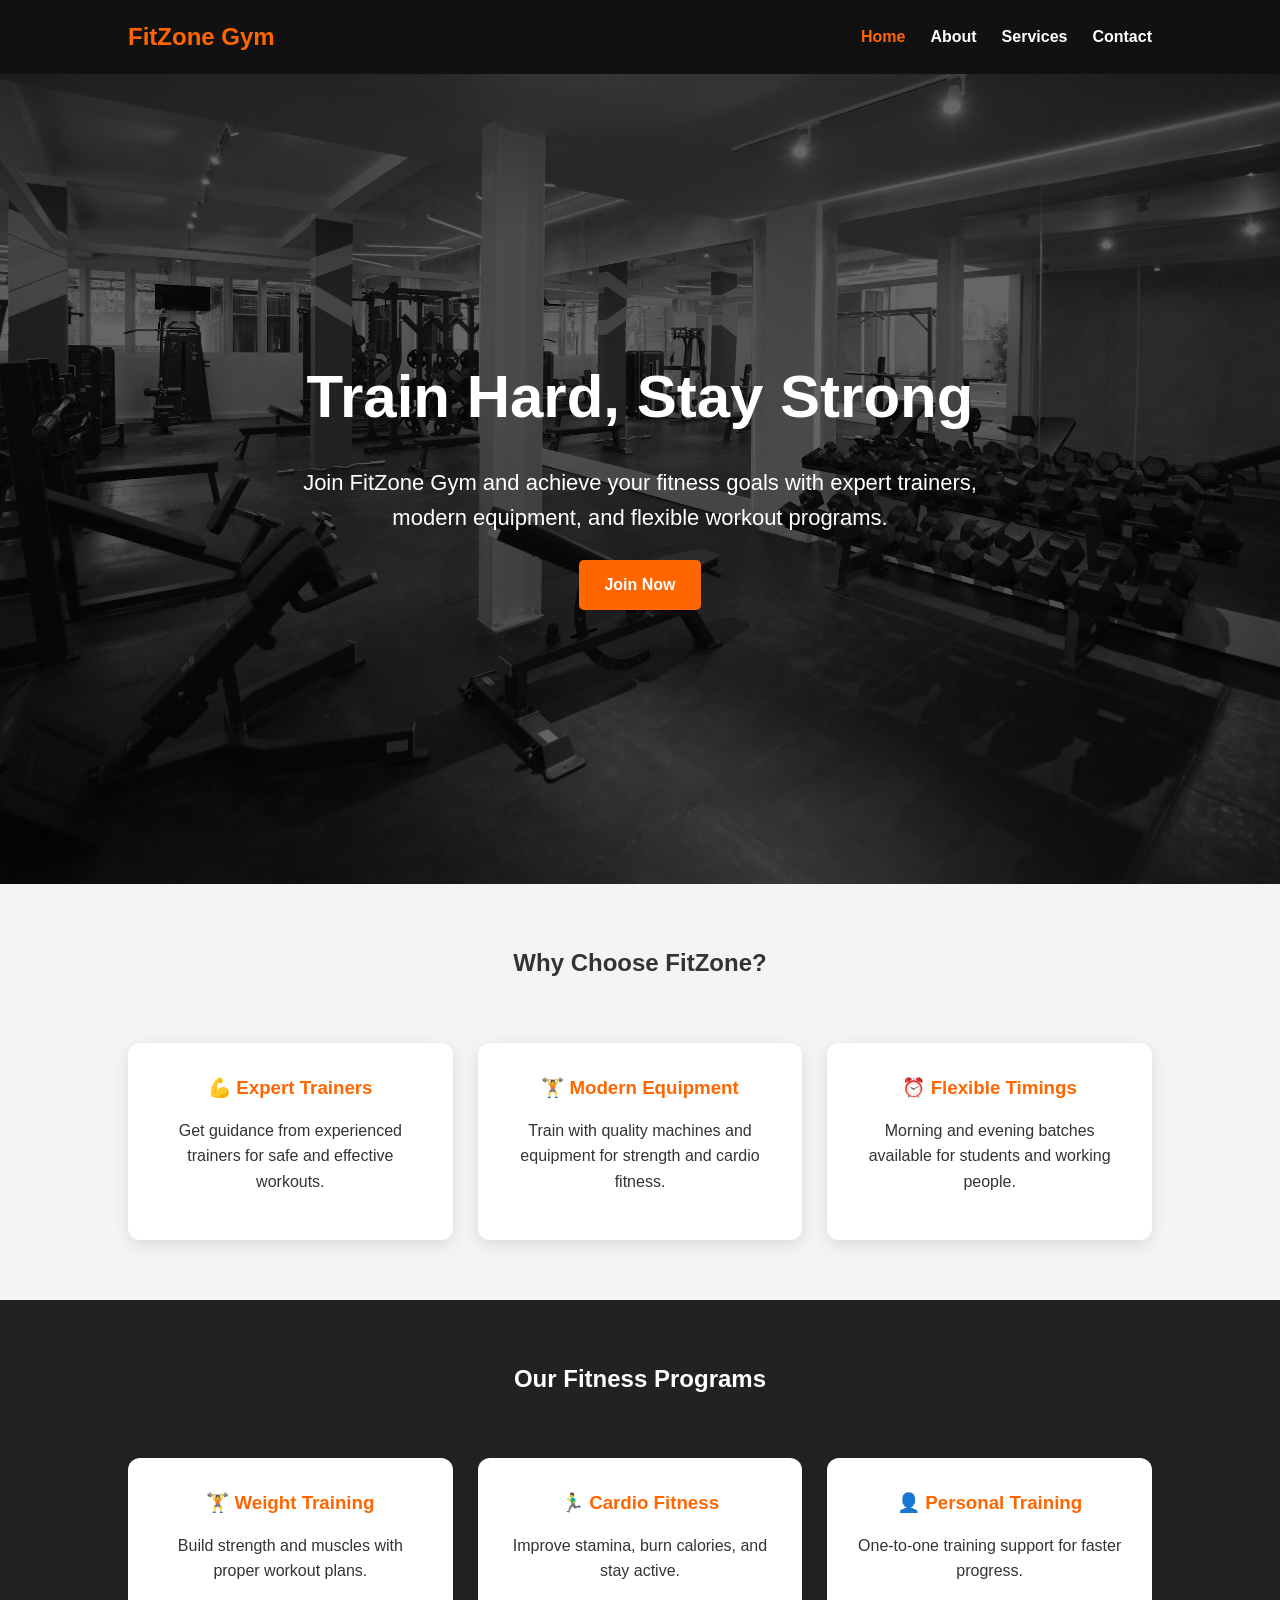
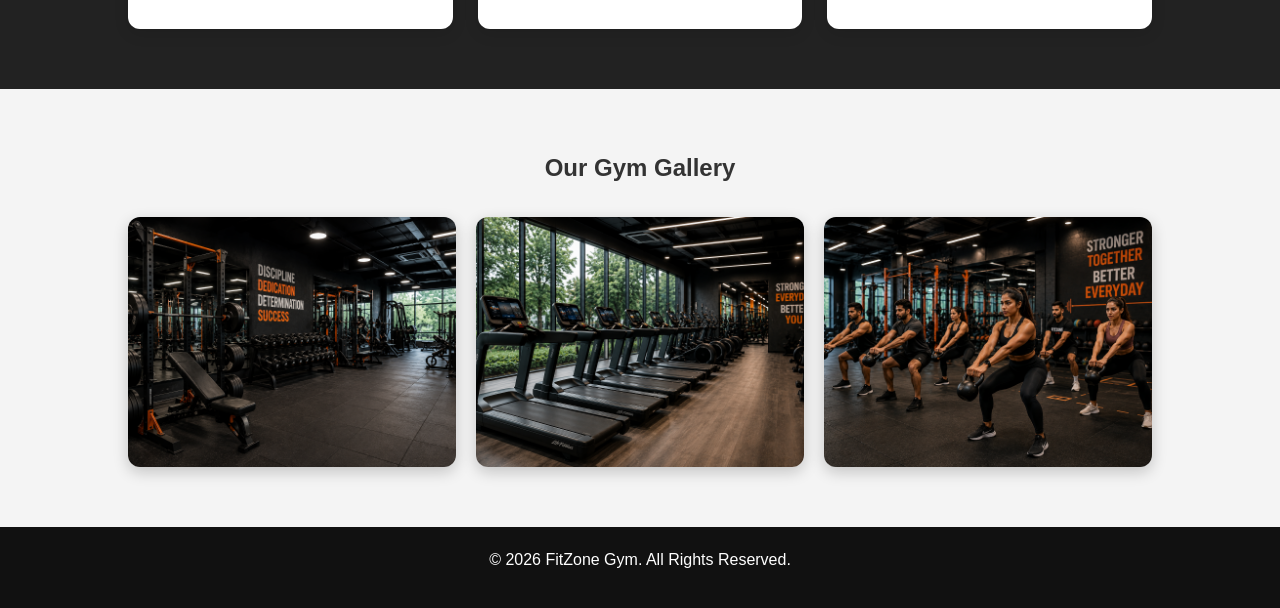
<file: index.html>
<!DOCTYPE html>
<html lang="en">
<head>
    <meta charset="UTF-8">
    <meta name="viewport" content="width=device-width, initial-scale=1.0">
    <title>FitZone Gym | Home</title>

    <link rel="stylesheet" href="css/main.css">
    <link rel="stylesheet" href="css/layout.css">
    <link rel="stylesheet" href="css/responsive.css">
</head>
<body>

    <header class="header">
        <nav class="navbar">
            <div class="logo">FitZone Gym</div>

            <ul class="nav-links" id="navLinks">
                <li><a href="index.html" class="active">Home</a></li>
                <li><a href="about.html">About</a></li>
                <li><a href="services.html">Services</a></li>
                <li><a href="contact.html">Contact</a></li>
            </ul>

            <button class="menu-btn" onclick="toggleMenu()">☰</button>
        </nav>
    </header>

    <main>

        <section class="hero-section">
            <div class="hero-content">
                <h1>Train Hard, Stay Strong</h1>
                <p>
                    Join FitZone Gym and achieve your fitness goals with expert trainers,
                    modern equipment, and flexible workout programs.
                </p>
                <a href="contact.html" class="btn">Join Now</a>
            </div>
        </section>

        <section class="section">
            <h2>Why Choose FitZone?</h2>

            <div class="grid-container">
                <article class="card">
                   <h3>💪 Expert Trainers</h3>
                    <p>Get guidance from experienced trainers for safe and effective workouts.</p>
                </article>

                <article class="card">
                   <h3>🏋️ Modern Equipment</h3>
                    <p>Train with quality machines and equipment for strength and cardio fitness.</p>
                </article>

                <article class="card">
                   <h3>⏰ Flexible Timings</h3>                    <p>Morning and evening batches available for students and working people.</p>
                </article>
            </div>
        </section>

        <section class="section dark-section">
            <h2>Our Fitness Programs</h2>

            <div class="grid-container">
                <article class="card">
                    <h3>🏋️ Weight Training</h3>
                    <p>Build strength and muscles with proper workout plans.</p>
                </article>

                <article class="card">
                    <h3>🏃‍♂️ Cardio Fitness</h3>
                    <p>Improve stamina, burn calories, and stay active.</p>
                </article>

                <article class="card">
                  <h3>👤 Personal Training</h3>
                    <p>One-to-one training support for faster progress.</p>
                </article>
            </div>
        </section>
        <section class="section">
    <h2>Our Gym Gallery</h2>

    <div class="gallery-container">
        <img src="images/optimized/gallery-1.png" alt="Weight Training">
        <img src="images/optimized/gallery-2.png" alt="Cardio Area">
        <img src="images/optimized/gallery-3.png" alt="Group Workout">
    </div>
</section>

    </main>

    <footer class="footer">
        <p>© 2026 FitZone Gym. All Rights Reserved.</p>
    </footer>

    <script src="js/main.js"></script>
</body>
</html>
</file>
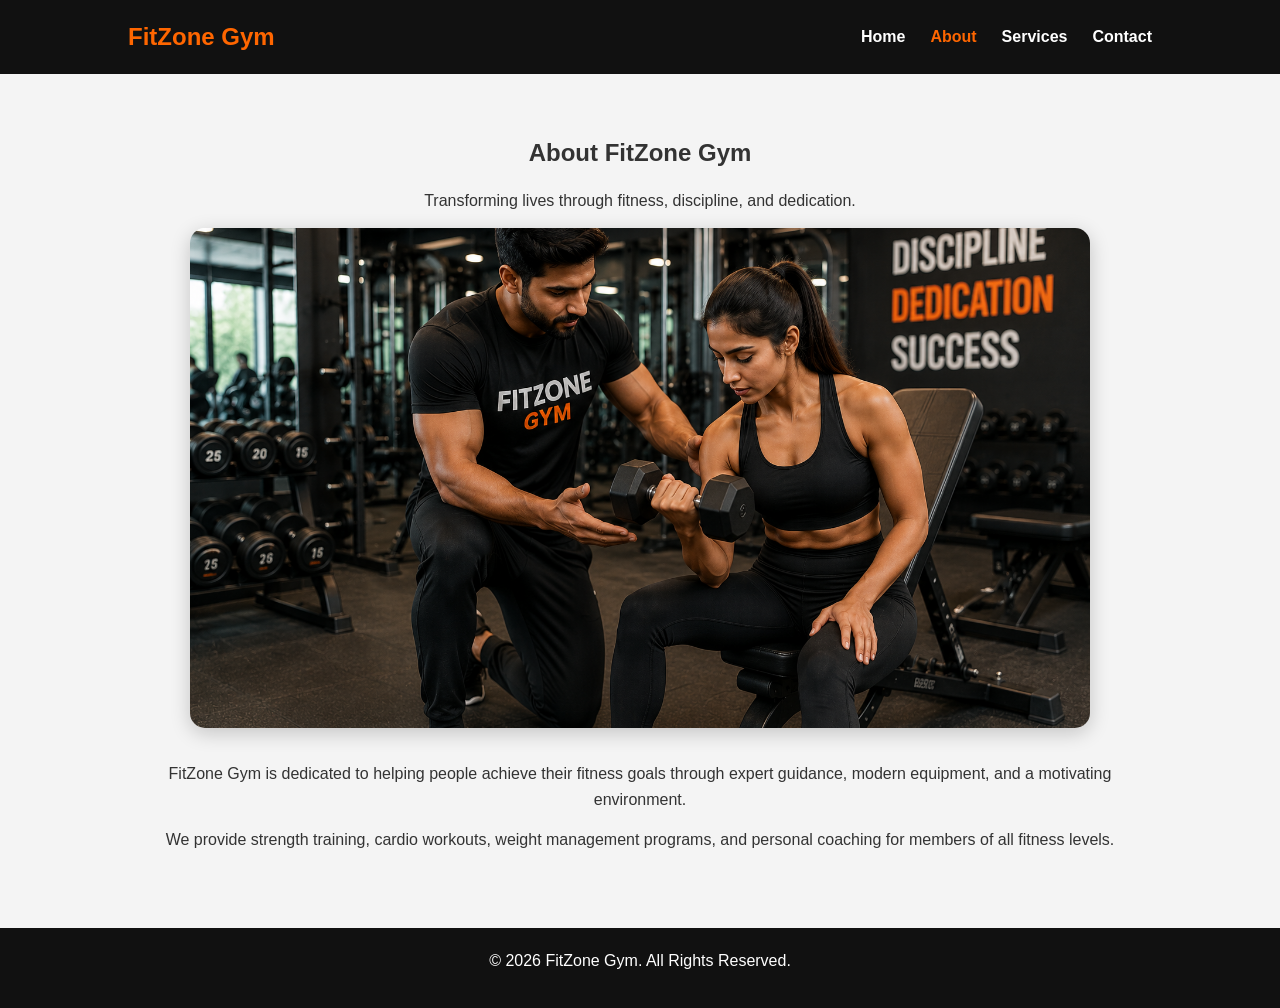
<file: about.html>
<!DOCTYPE html>
<html lang="en">
<head>
    <meta charset="UTF-8">
    <meta name="viewport" content="width=device-width, initial-scale=1.0">
    <title>About - FitZone Gym</title>

    <link rel="stylesheet" href="css/main.css">
    <link rel="stylesheet" href="css/layout.css">
    <link rel="stylesheet" href="css/responsive.css">
</head>
<body>

<header class="header">
    <nav class="navbar">
        <div class="logo">FitZone Gym</div>

       <ul class="nav-links" id="navLinks">
            <li><a href="index.html">Home</a></li>
           <li><a href="about.html" class="active">About</a></li>
            <li><a href="services.html">Services</a></li>
            <li><a href="contact.html">Contact</a></li>
        </ul>
        <button class="menu-btn" onclick="toggleMenu()">☰</button>
    </nav>
</header>

<section class="section">
    <h2>About FitZone Gym</h2>
    <p>
    Transforming lives through fitness, discipline, and dedication.
</p>
<img src="images/optimized/about-gym.png" alt="About Gym"  class="about-image">
    <p>
        FitZone Gym is dedicated to helping people achieve
        their fitness goals through expert guidance,
        modern equipment, and a motivating environment.
    </p>

    <p>
        We provide strength training, cardio workouts,
        weight management programs, and personal coaching
        for members of all fitness levels.
    </p>
</section>

<footer class="footer">
    <p>© 2026 FitZone Gym. All Rights Reserved.</p>
</footer>
<script src="js/main.js"></script>
</body>
</html>
</file>
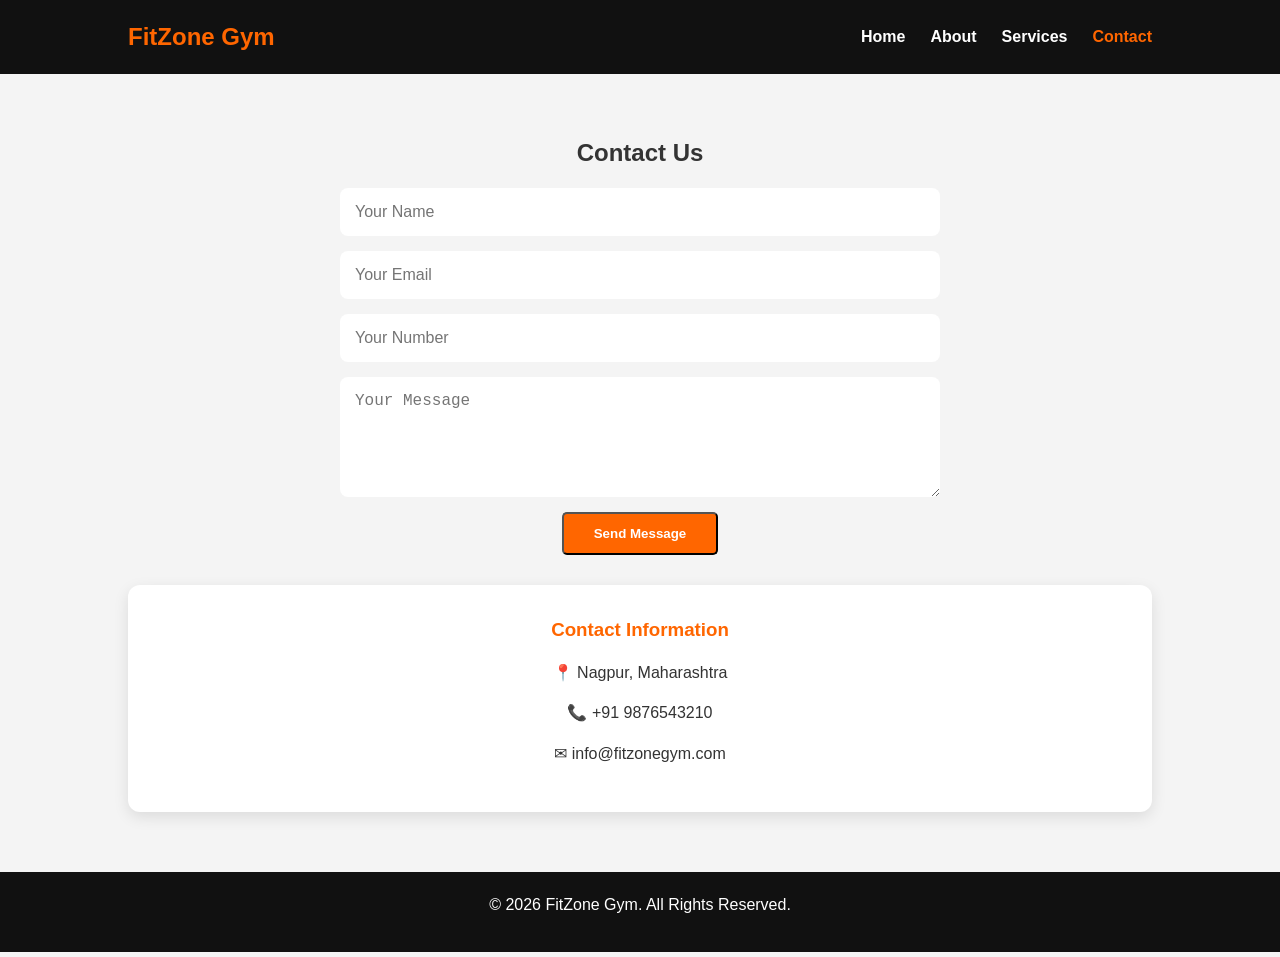
<file: contact.html>
<!DOCTYPE html>
<html lang="en">
<head>
    <meta charset="UTF-8">
    <meta name="viewport" content="width=device-width, initial-scale=1.0">

    <title>FitZone Gym - Contact</title>

    <link rel="stylesheet" href="css/main.css">
    <link rel="stylesheet" href="css/layout.css">
    <link rel="stylesheet" href="css/responsive.css">
</head>

<body>

<header class="header">

    <nav class="navbar">

        <div class="logo">
            FitZone Gym
        </div>

       <ul class="nav-links" id="navLinks">
            <li><a href="index.html">Home</a></li>
            <li><a href="about.html">About</a></li>
            <li><a href="services.html">Services</a></li>
           <li><a href="contact.html" class="active">Contact</a></li>
        </ul>
<button class="menu-btn" onclick="toggleMenu()">☰</button>
    </nav>

</header>

<main>

<section class="section">

    <h2>Contact Us</h2>

    <form class="contact-form">

        <input
            type="text"
            placeholder="Your Name"
            required>

        <input
            type="email"
            placeholder="Your Email"
            required>
            <input
            type="number"
            placeholder="Your Number"
            required>

        <textarea
            rows="5"
            placeholder="Your Message"
            required></textarea>

        <button
            type="submit"
            class="btn">
            Send Message
        </button>

    </form>
<div class="card">
    <h3>Contact Information</h3>
    <p>📍 Nagpur, Maharashtra</p>
    <p>📞 +91 9876543210</p>
    <p>✉ info@fitzonegym.com</p>
</div>
</section>

</main>

<footer class="footer">
    <p>© 2026 FitZone Gym. All Rights Reserved.</p>
</footer>
<script src="js/main.js"></script>
<script src="js/form-validation.js"></script>

</body>
</html>
</file>
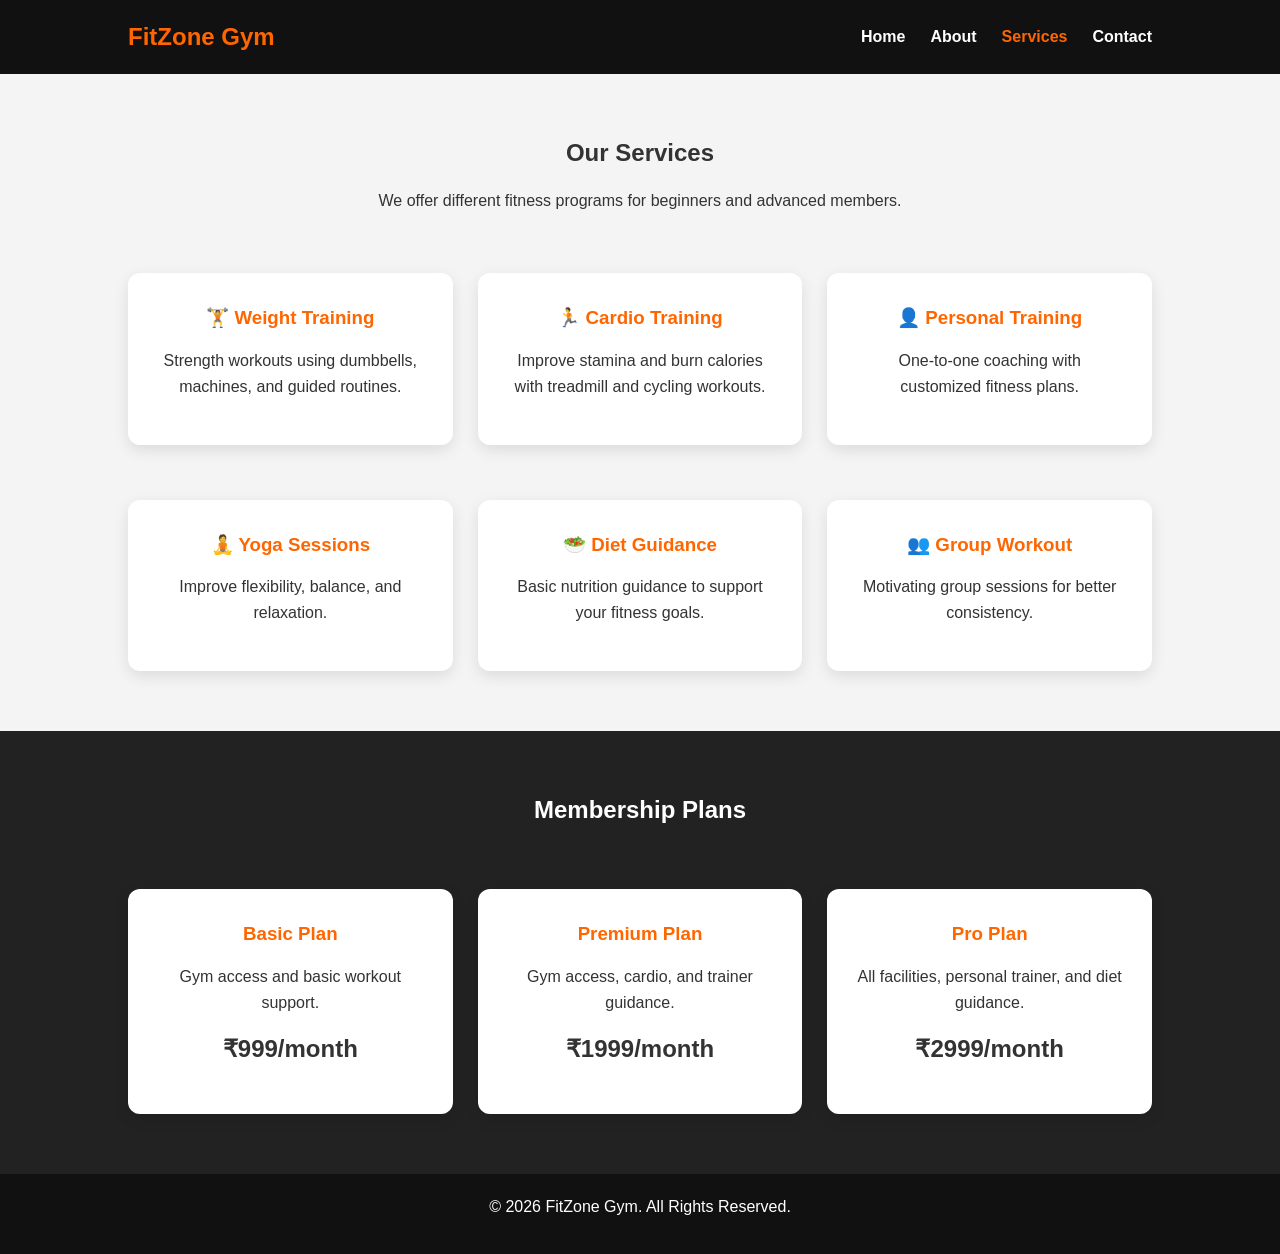
<file: services.html>
<!DOCTYPE html>
<html lang="en">
<head>
    <meta charset="UTF-8">
    <meta name="viewport" content="width=device-width, initial-scale=1.0">
    <title>Services - FitZone Gym</title>

    <link rel="stylesheet" href="css/main.css">
    <link rel="stylesheet" href="css/layout.css">
    <link rel="stylesheet" href="css/responsive.css">
</head>
<body>

<header class="header">
    <nav class="navbar">
        <div class="logo">FitZone Gym</div>

       <ul class="nav-links" id="navLinks">
            <li><a href="index.html">Home</a></li>
            <li><a href="about.html">About</a></li>
            <li><a href="services.html" class="active">Services</a></li>
            <li><a href="contact.html">Contact</a></li>
        </ul>
        <button class="menu-btn" onclick="toggleMenu()">☰</button>
    </nav>
</header>

<main>
    <section class="section">
        <h2>Our Services</h2>
        <p>We offer different fitness programs for beginners and advanced members.</p>

        <div class="grid-container">
            <article class="card">
                <h3>🏋️ Weight Training</h3>
                <p>Strength workouts using dumbbells, machines, and guided routines.</p>
            </article>

            <article class="card">
                <h3>🏃 Cardio Training</h3>
                <p>Improve stamina and burn calories with treadmill and cycling workouts.</p>
            </article>

            <article class="card">
                <h3>👤 Personal Training</h3>
                <p>One-to-one coaching with customized fitness plans.</p>
            </article>

            <article class="card">
              <h3>🧘 Yoga Sessions</h3>
                <p>Improve flexibility, balance, and relaxation.</p>
            </article>

            <article class="card">
               <h3>🥗 Diet Guidance</h3>
                <p>Basic nutrition guidance to support your fitness goals.</p>
            </article>

            <article class="card">
               <h3>👥 Group Workout</h3>
                <p>Motivating group sessions for better consistency.</p>
            </article>
        </div>
    </section>
    <section class="section dark-section">
    <h2>Membership Plans</h2>

    <div class="grid-container">
        <article class="card">
            <h3>Basic Plan</h3>
            <p>Gym access and basic workout support.</p>
            <h2>₹999/month</h2>
        </article>

        <article class="card">
            <h3>Premium Plan</h3>
            <p>Gym access, cardio, and trainer guidance.</p>
            <h2>₹1999/month</h2>
        </article>

        <article class="card">
            <h3>Pro Plan</h3>
            <p>All facilities, personal trainer, and diet guidance.</p>
            <h2>₹2999/month</h2>
        </article>
    </div>
</section>
</main>

<footer class="footer">
    <p>© 2026 FitZone Gym. All Rights Reserved.</p>
</footer>
<script src="js/main.js"></script>
</body>
</html>
</file>
<file: css/main.css>
html{
    scroll-behavior:smooth;
}
*{
    margin:0;
    padding:0;
    box-sizing:border-box;
}

body{
    font-family:Arial, sans-serif;
    line-height:1.6;
    background:#f4f4f4;
    color:#333;
}

a{
    text-decoration:none;
    color:inherit;
}

ul{
    list-style:none;
}

img{
    max-width:100%;
}

h1,h2,h3{
    margin-bottom:15px;
}

p{
    margin-bottom:15px;
}

.section{
    padding:60px 10%;
    text-align:center;
}

.btn{
    display:inline-block;
    padding:12px 25px;
    background:#ff6600;
    color:white;
    border-radius:5px;
    font-weight:bold;
    transition:0.3s;
}
.contact-form .btn{
    width:auto;
    align-self:center;
    cursor:pointer;
    padding:12px 30px;
}

.btn:hover{
    background:#e65c00;
    transform:scale(1.05);

}

.dark-section{
    background:#222;
    color:white;
}

.card{
    background:white;
    padding:25px;
    border-radius:10px;
    box-shadow:0 2px 10px rgba(0,0,0,0.1);
     transition:0.3s;
      margin-top:30px;
}
.card:hover{
    transform:translateY(-10px);
    box-shadow:0 10px 25px rgba(0,0,0,0.2);
}
.dark-section .card{
    color:#333;
}
.contact-form{
    max-width:600px;
    margin:auto;
    display:flex;
    flex-direction:column;
    gap:15px;
}

.contact-form input,
.contact-form textarea{
    padding:15px;
    border:none;
    border-radius:8px;
    font-size:16px;
}

.contact-form input:focus,
.contact-form textarea:focus{
    outline:2px solid #ff6600;
}
.about-image{
    width: 1000%;
    max-width:900px;
    height: 500px;
    object-fit: cover;
    border-radius: 15px;
    box-shadow: 0 5px 20px rgba(0,0,0,0.2);
    margin-bottom: 25px;
}
</file>
<file: css/layout.css>
.header{
    background:#111;
    color:white;
    position:sticky;
    top:0;
    z-index:1000;
}

.navbar{
    display:flex;
    justify-content:space-between;
    align-items:center;
    padding:18px 10%;
}

.logo{
    font-size:24px;
    font-weight:bold;
    color:#ff6600;
}

.nav-links{
    display:flex;
    gap:25px;
}

.nav-links a{
    font-weight:bold;
    transition:0.3s;
}

.nav-links a:hover,
.nav-links a.active{
    color:#ff6600;
}

.menu-btn{
    display:none;
    background:none;
    border:none;
    color:white;
    font-size:28px;
    cursor:pointer;
}

.hero-section{
    height: 90vh;

    background:
    linear-gradient(
        rgba(0,0,0,0.6),
        rgba(0,0,0,0.6)
    ),
    url("../images/optimized/gym.jpg");

    background-size: cover;
    background-position: center;

    display: flex;
    justify-content: center;
    align-items: center;

    text-align: center;
    color: white;
}
.grid-container{
    display:grid;
    grid-template-columns:repeat(3, 1fr);
    gap:25px;
    margin-top:30px;
}
.card{
    background:white;
    padding:30px;
    border-radius:12px;
    box-shadow:0 5px 15px rgba(0,0,0,0.1);
    transition:0.3s;
}

.card:hover{
    transform:translateY(-8px);
}

.card h3{
    color:#ff6600;
    margin-bottom:15px;
}

.card p{
    line-height:1.6;
}

.footer{
    background:#111;
    color:white;
    text-align:center;
    padding:20px;
}
.hero-content{
    max-width: 700px;
}

.hero-content h1{
    font-size: 60px;
    margin-bottom: 20px;
}

.hero-content p{
    font-size: 22px;
    line-height: 1.6;
    margin-bottom: 25px;
}
.gallery-container{
    display:grid;
    grid-template-columns:repeat(3, 1fr);
    gap:20px;
    margin-top:30px;
}

.gallery-container img{
    width:100%;
    height:250px;
    object-fit:cover;
    border-radius:12px;
    box-shadow:0 5px 15px rgba(0,0,0,0.2);
    transition:0.3s;
}

.gallery-container img:hover{
    transform:scale(1.05);
}
</file>
<file: css/responsive.css>
@media (max-width: 768px){

    .navbar{
        flex-direction: row;
        justify-content: space-between;
    }

    .menu-btn{
        display: block;
    }

    .nav-links{
        display: none;
        position: absolute;
        top: 70px;
        right: 5%;
        background: #111;
        width: 200px;
        padding: 20px;
        border-radius: 10px;
        flex-direction: column;
        text-align: center;
        gap: 15px;
    }

    .nav-links.show{
        display: flex;
    }

    .hero-section{
        height: 35vh;
        background-size: cover;
        background-position: center top;
        padding-left: 0;
         background-repeat: no-repeat;
         overflow: hidden;
         
    }

    .hero-content h1{
        font-size: 20px;
        line-height: 1.2;
        
    }

    .hero-content p{
        font-size: 13px;
        line-height: 1.4;
    }

    .grid-container{
        grid-template-columns: 1fr;
    }

    .gallery-container{
        grid-template-columns: 1fr;
    }
    .about-image{
    width: 100%;
    height: auto;
}

    .section{
        padding: 40px 5%;
    }
}
</file>
